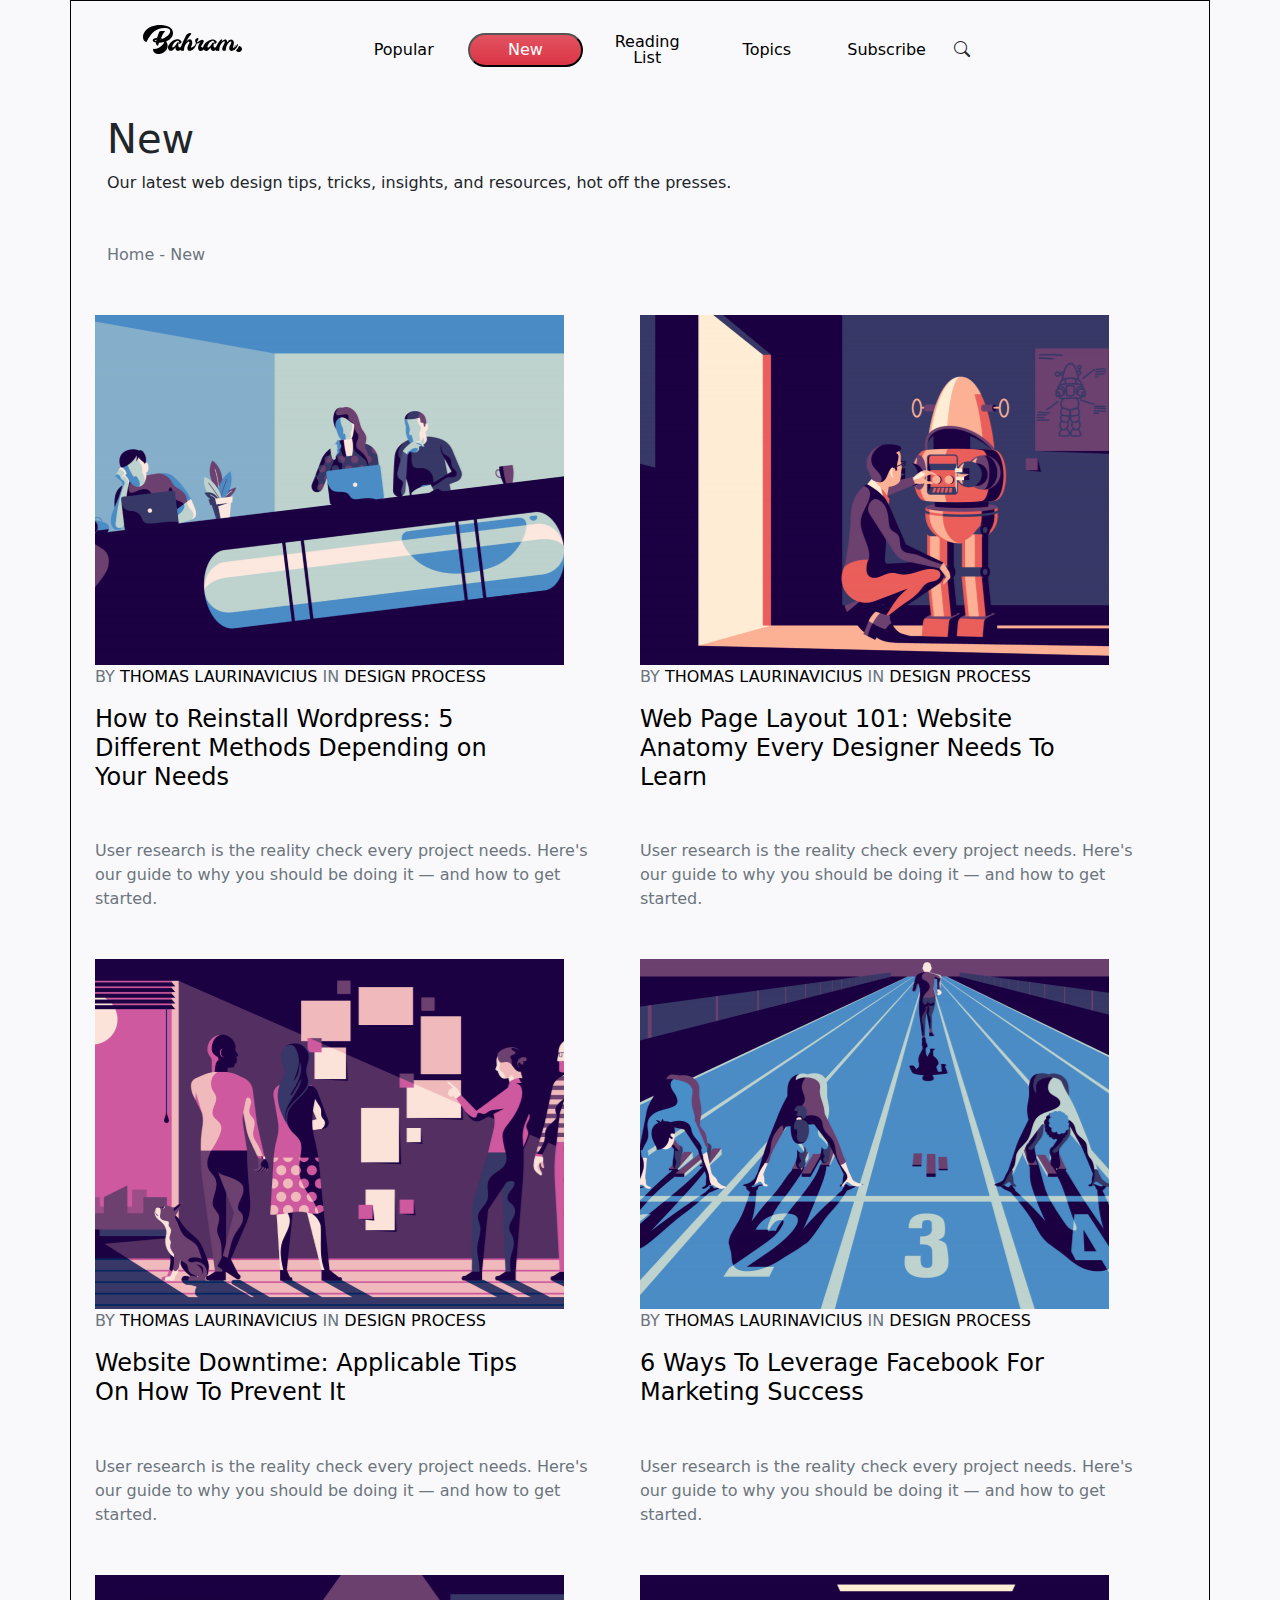
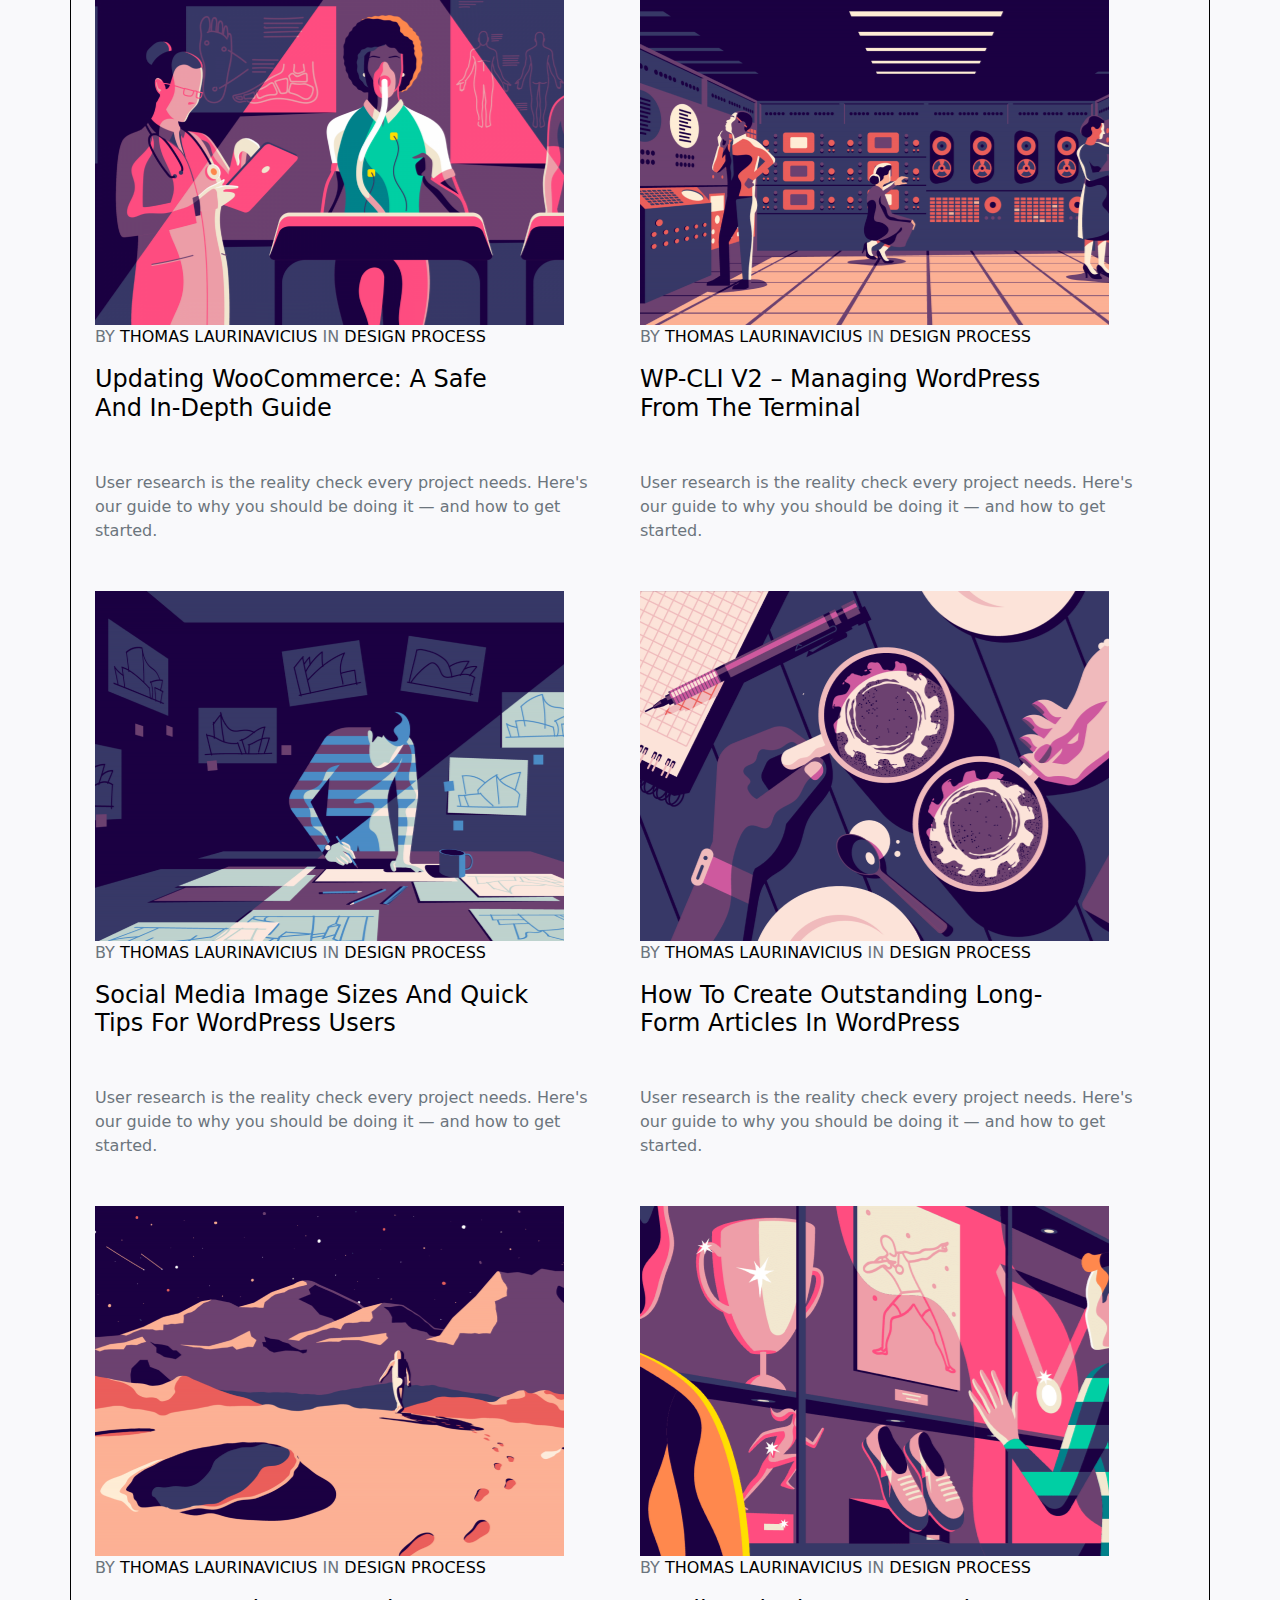
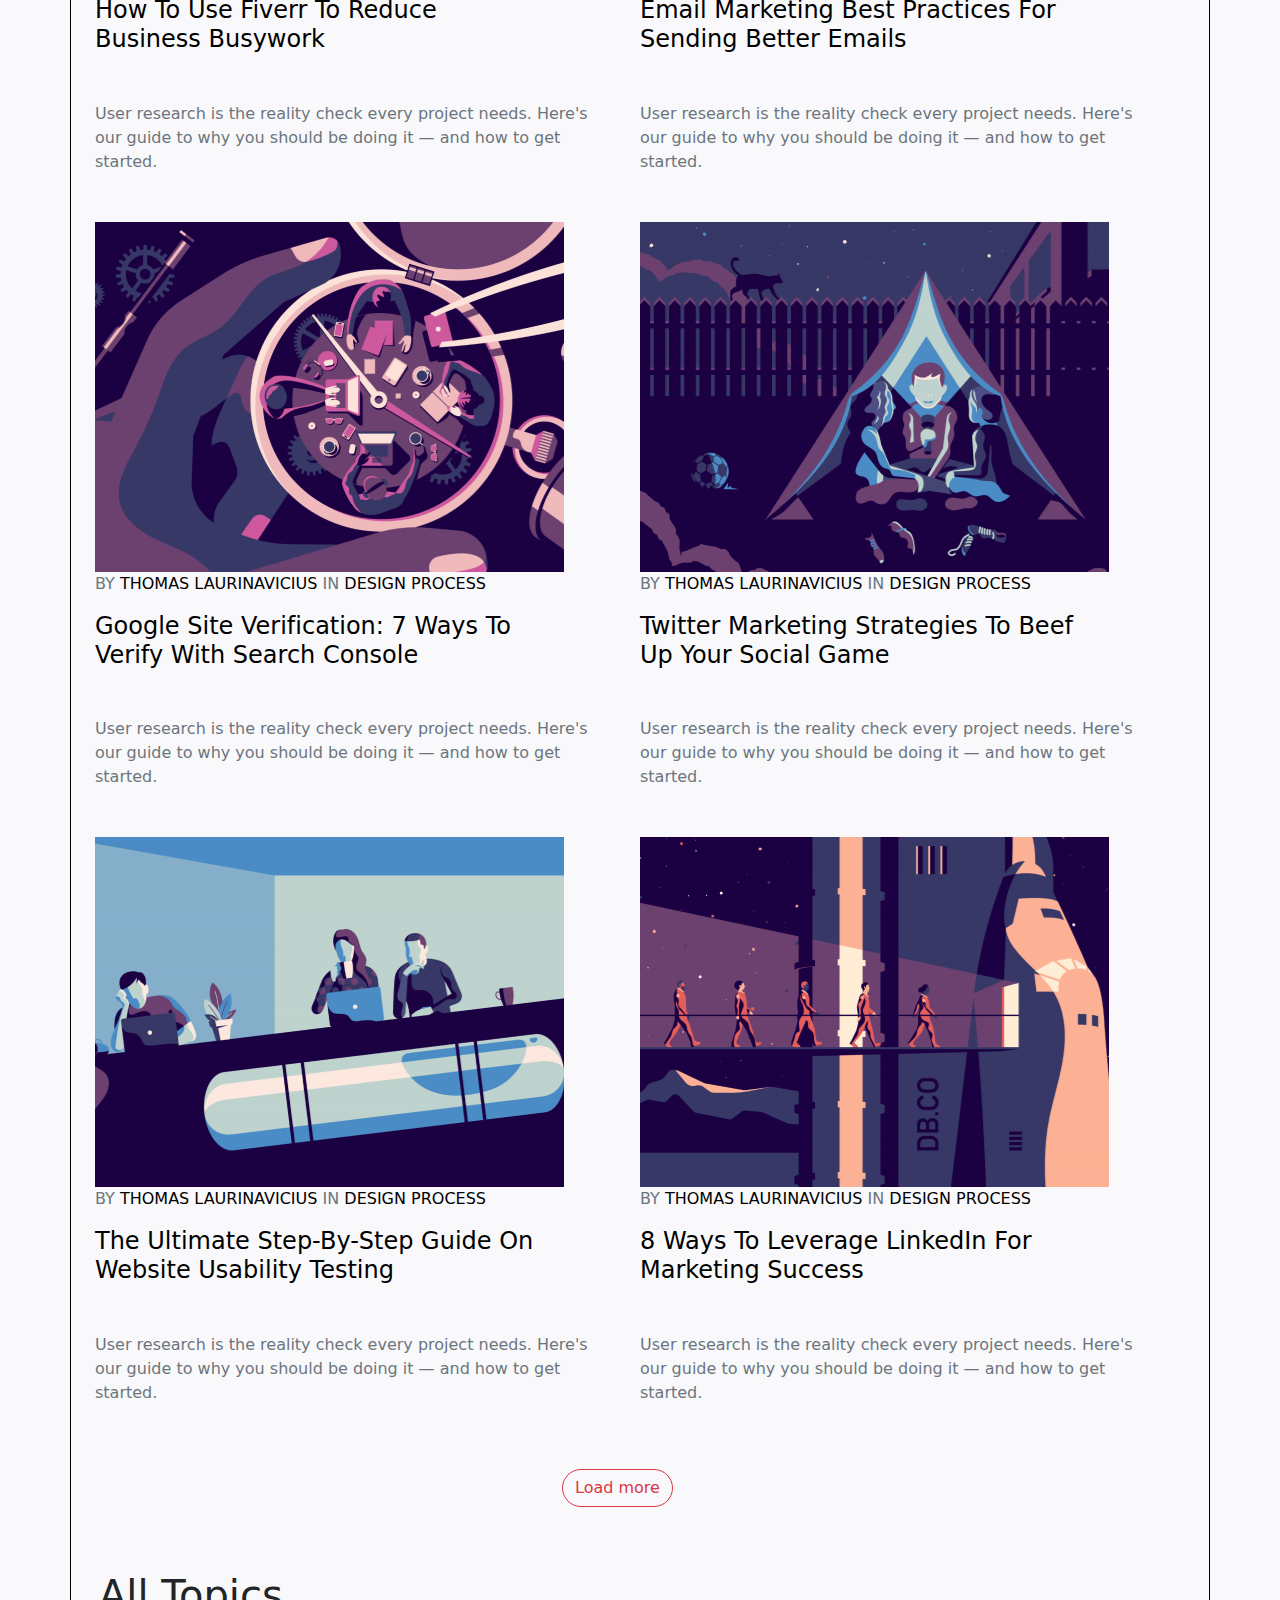
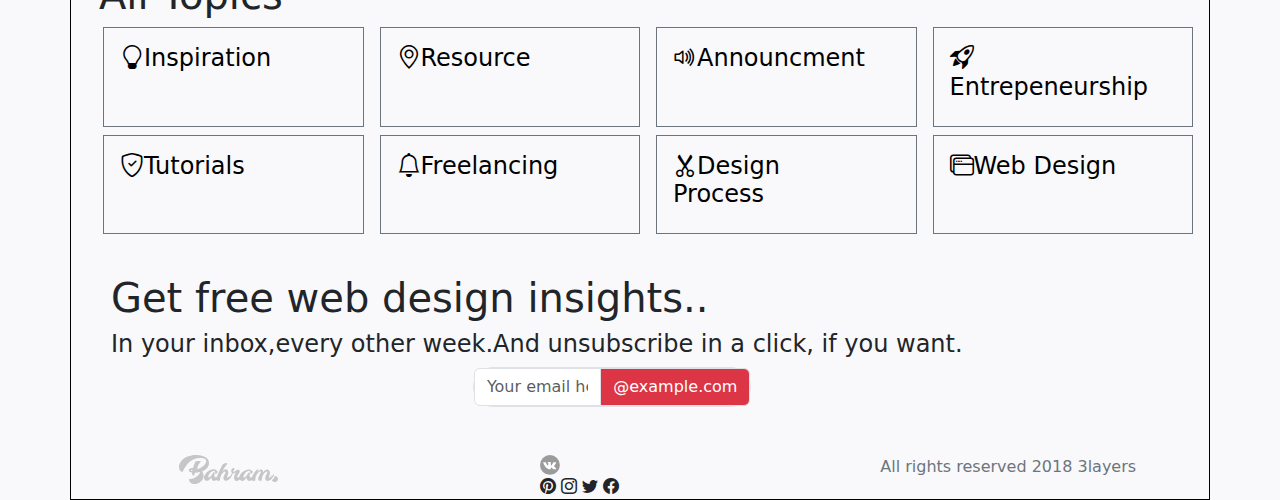
<file: index.html>
<!DOCTYPE html>
<html lang="es">

<head>
    <meta charset="UTF-8">
    <meta http-equiv="X-UA-Compatible" content="IE=edge">
    <meta name="viewport" content="width=device-width, initial-scale=1.0">
    <title>New</title>
    <!--Boostrap css-->
    <link rel="stylesheet" href="https://cdn.jsdelivr.net/npm/bootstrap@5.2.2/dist/css/bootstrap.min.css">
    <link rel="stylesheet" href="css/style.css">
</head>

<body>
    <!--Bosstrap javascript-->
    <script src="https://cdn.jsdelivr.net/npm/bootstrap@5.2.2/dist/js/bootstrap.bundle.min.js"></script>
    <div class="container border border-black">
        <!--Header-->
        <div>
            <header class="row ms-5 mt-4 w-75 header">
                <a href="index.html" class="w-25 h-25"><div class="imgbah" style="background-image:url('img/Bahram.svg');"></div>
                <button class="col-sm text-center mt-2 ms-2 bg-transparent border-0">
                    <a class="text-decoration-none text-black" href="popular.html"> Popular</a>
                </button>
                <button class="col-sm text-center mt-2 ms-2 bg-danger bg-gradient rounded-pill">
                    <a class="text-decoration-none text-white" href="index.html">New</a>
                </button>
                <button class="col-sm text-center mt-2 ms-2 bg-transparent border-0">
                    <a class="text-decoration-none text-black" href="list.html"> Reading List</a>
                </button>
                <button class="col-sm text-center mt-2 ms-2 bg-transparent border-0">
                    <a class="text-decoration-none text-black" href="topics.html"> Topics</a>
                </button>
                <button class="col-sm text-center mt-2 ms-2 bg-transparent border-0">
                    <a class="text-decoration-none text-black" href="subscribe.html"> Subscribe</a>
                </button>
                <i class="bi bi-search icon mt-3"></i>
            </header>
            <!--Final header-->
        
        <div class="ms-4 mt-5">
            <h1>New</h1>
            <p class="mt-2">Our latest web design tips, tricks, insights, and resources, hot off the presses.</p>
        </div>
        <div class="ms-4 mt-5 text-secondary">Home - New</div>
            <!--Articles-->        
        <div class="container">
            <div class="row w-100">
                <!--Columna 1-->
                <div class="col-sm">
                    <div class="mt-5">
                        <div class="img-article" style="background-image:url('img/img1.png');"></div>
                        <p class="text-black"><span class="text-secondary">BY</span> THOMAS LAURINAVICIUS <span
                                class="text-secondary">IN</span> DESIGN PROCESS</p>
                        <a class="postlink" href="post.html"><h4 class="mt-2 ">How to Reinstall Wordpress: 5 Different Methods Depending
                            on Your Needs</h4></a>
                        <p class="text-secondary mt-5">User research is the reality check every project needs.
                            Here's
                            our guide to why you should be doing it — and how to get started.</p>
                    </div>
                    <div class="mt-5">
                        <div class="img-article" style="background-image:url('img/img3.png');"></div>
                        <p class="text-black"><span class="text-secondary">BY</span> THOMAS LAURINAVICIUS <span
                                class="text-secondary">IN</span> DESIGN PROCESS</p>
                        <a class="postlink" href="post.html"><h4 class="mt-2 text-capitalize">Website Downtime: Applicable Tips on How to Prevent It</h4></a>
                        <p class="text-secondary mt-5">User research is the reality check every project needs.
                            Here's
                            our guide to why you should be doing it — and how to get started.</p>

                    </div>
                    <div class="mt-5">
                        <div class="img-article" style="background-image:url('img/img5.png');"></div>
                        <p class="text-black"><span class="text-secondary">BY</span> THOMAS LAURINAVICIUS <span
                                class="text-secondary">IN</span> DESIGN PROCESS</p>
                        <a class="postlink" href="post.html"><h4 class="mt-2 text-capitalize">Updating WooCommerce: A Safe and In-Depth Guide</h4></a>
                        <p class="text-secondary mt-5">User research is the reality check every project needs.
                            Here's
                            our guide to why you should be doing it — and how to get started.</p>

                    </div>
                    <div class="mt-5">
                        <div class="img-article" style="background-image:url('img/img7.png');"></div>
                        <p class="text-black"><span class="text-secondary">BY</span> THOMAS LAURINAVICIUS <span
                                class="text-secondary">IN</span> DESIGN PROCESS</p>
                        <a class="postlink" href="post.html"><h4 class="mt-2 text-capitalize">Social Media Image Sizes and Quick Tips for WordPress Users</h4></a>
                        <p class="text-secondary mt-5">User research is the reality check every project needs.
                            Here's
                            our guide to why you should be doing it — and how to get started.</p>

                    </div>
                    <div class="mt-5">
                        <div class="img-article" style="background-image:url('img/img9.png');"></div>
                        <p class="text-black"><span class="text-secondary">BY</span> THOMAS LAURINAVICIUS <span
                                class="text-secondary">IN</span> DESIGN PROCESS</p>
                        <a class="postlink" href="post.html"><h4 class="mt-2 text-capitalize">How to Use Fiverr to Reduce Business Busywork</h4></a>
                        <p class="text-secondary mt-5">User research is the reality check every project needs.
                            Here's
                            our guide to why you should be doing it — and how to get started.</p>

                    </div>
                    <div class="mt-5">
                        <div class="img-article" style="background-image:url('img/img11.png');"></div>
                        <p class="text-black"><span class="text-secondary">BY</span> THOMAS LAURINAVICIUS <span
                                class="text-secondary">IN</span> DESIGN PROCESS</p>
                        <a class="postlink" href="post.html"><h4 class="mt-2 text-capitalize">Google Site Verification: 7 Ways to Verify With Search Console</h4></a>
                        <p class="text-secondary mt-5">User research is the reality check every project needs.
                            Here's
                            our guide to why you should be doing it — and how to get started.</p>

                    </div>
                    <div class="mt-5">
                        <div class="img-article" style="background-image:url('img/img1.png');"></div>
                        <p class="text-black"><span class="text-secondary">BY</span> THOMAS LAURINAVICIUS <span
                                class="text-secondary">IN</span> DESIGN PROCESS</p>
                        <a class="postlink" href="post.html"><h4 class="mt-2 text-capitalize">The Ultimate Step-by-Step Guide on Website Usability Testing</h4></a>
                        <p class="text-secondary mt-5">User research is the reality check every project needs.
                            Here's
                            our guide to why you should be doing it — and how to get started.</p>

                    </div>
                </div>
                <!--Final Columna 1-->
                <!--Columna 2-->
                <div class="col-sm">
                    <div class="mt-5">
                        <div class="img-article" style="background-image:url('img/img2.png');"></div>
                        <p class="text-black"><span class="text-secondary">BY</span> THOMAS LAURINAVICIUS <span
                                class="text-secondary">IN</span> DESIGN PROCESS</p>
                            <a class="postlink" href="post.html"><h4 class="mt-2 text-capitalize">Web page layout 101: website anatomy every designer needs
                            to
                            learn</h4></a>
                        <p class="text-secondary mt-5">User research is the reality check every project needs.
                            Here's
                            our guide to why you should be doing it — and how to get started.</p>

                    </div>
                    <div class="mt-5">
                        <div class="img-article" style="background-image:url('img/img4.png');"></div>
                        <p class="text-black"><span class="text-secondary">BY</span> THOMAS LAURINAVICIUS <span
                                class="text-secondary">IN</span> DESIGN PROCESS</p>
                        <a class="postlink" href="post.html"><h4 class="mt-2 text-capitalize">6 Ways to Leverage Facebook for Marketing Success</h4></a>
                        <p class="text-secondary mt-5">User research is the reality check every project needs.
                            Here's
                            our guide to why you should be doing it — and how to get started.</p>

                    </div>
                    <div class="mt-5">
                        <div class="img-article" style="background-image:url('img/img6.png');"></div>
                        <p class="text-black"><span class="text-secondary">BY</span> THOMAS LAURINAVICIUS <span
                                class="text-secondary">IN</span> DESIGN PROCESS</p>
                        <a class="postlink" href="post.html"><h4 class="mt-2 text-capitalize">WP-CLI v2 – Managing WordPress From the Terminal</h4></a>
                        <p class="text-secondary mt-5">User research is the reality check every project needs.
                            Here's
                            our guide to why you should be doing it — and how to get started.</p>

                    </div>
                    <div class="mt-5">
                        <div class="img-article" style="background-image:url('img/img8.png');"></div>
                        <p class="text-black"><span class="text-secondary">BY</span> THOMAS LAURINAVICIUS <span
                                class="text-secondary">IN</span> DESIGN PROCESS</p>
                        <a class="postlink" href="post.html"><h4 class="mt-2 text-capitalize">How to Create Outstanding Long-Form Articles in WordPress</h4></a>
                        <p class="text-secondary mt-5">User research is the reality check every project needs.
                            Here's
                            our guide to why you should be doing it — and how to get started.</p>

                    </div>
                    <div class="mt-5">
                        <div class="img-article" style="background-image:url('img/img10.png');"></div>
                        <p class="text-black"><span class="text-secondary">BY</span> THOMAS LAURINAVICIUS <span
                                class="text-secondary">IN</span> DESIGN PROCESS</p>
                        <a class="postlink" href="post.html"><h4 class="mt-2 text-capitalize">Email Marketing Best Practices for Sending Better Emails</h4></a>
                        <p class="text-secondary mt-5">User research is the reality check every project needs.
                            Here's
                            our guide to why you should be doing it — and how to get started.</p>

                    </div>
                    <div class="mt-5">
                        <div class="img-article" style="background-image:url('img/img12.png');"></div>
                        <p class="text-black"><span class="text-secondary">BY</span> THOMAS LAURINAVICIUS <span
                                class="text-secondary">IN</span> DESIGN PROCESS</p>
                        <a class="postlink" href="post.html"><h4 class="mt-2 text-capitalize">Twitter Marketing Strategies to Beef up Your Social Game</h4></a>
                        <p class="text-secondary mt-5">User research is the reality check every project needs.
                            Here's
                            our guide to why you should be doing it — and how to get started.</p>

                    </div>
                    <div class="mt-5">
                        <div class="img-article" style="background-image:url('img/img14.png');"></div>
                        <p class="text-black"><span class="text-secondary">BY</span> THOMAS LAURINAVICIUS <span
                                class="text-secondary">IN</span> DESIGN PROCESS</p>
                        <a class="postlink" href="post.html"><h4 class="mt-2 text-capitalize">8 Ways To Leverage LinkedIn for Marketing Success</h4></a>
                        <p class="text-secondary mt-5">User research is the reality check every project needs.
                            Here's
                            our guide to why you should be doing it — and how to get started.</p>

                    </div>
                    
                </div>
                <!--Final Columna 1-->
            </div>
        </div>
            <!--Final articles-->
        <button class="text-center btn btn-outline-danger mt-5 bg-transparent rounded-pill loadmore">
            <a class="text-decoration-none text-danger">Load more</a>
            </button>
            <div class="container mt-5 p-3">
                <h1>All Topics</h1>
                <div class="row">
                    <div class="p-3 ms-3 col border border-secondary w-25">
                        <a href="" class="text-decoration-none text-black"><h4><i class="bi bi-lightbulb"></i>Inspiration</h4></a>
                    </div>
                    <div class="p-3 ms-3 col border border-secondary w-25">
                        <a href="" class="text-decoration-none text-black"><h4><i class="bi bi-geo-alt"></i>Resource</h4></a>
                    </div>
                    <div class="p-3 ms-3 col border border-secondary w-25">
                        <a href="" class="text-decoration-none text-black"><h4><i class="bi bi-volume-up"></i>Announcment</h4></a>
                    </div>
                    <div class="p-3 ms-3 col border border-secondary w-25">
                        <a href="" class="text-decoration-none text-black"><h4><i class="bi bi-rocket-takeoff"></i>Entrepeneurship</h4></a>
                    </div>
                </div>
                <div class="row">
                    <div class="p-3 ms-3 mt-2 col border border-secondary w-25">
                        <a href="" class="text-decoration-none text-black"><h4><i class="bi bi-shield-check"></i>Tutorials</h4></a>
                    </div>
                    <div class="p-3 ms-3 mt-2 col border border-secondary w-25">
                        <a href="" class="text-decoration-none text-black"><h4><i class="bi bi-bell"></i>Freelancing</h4></a>
                    </div>
                    <div class="p-3 ms-3 mt-2 col border border-secondary w-25">
                        <a href="" class="text-decoration-none text-black"><h4><i class="bi bi-scissors"></i>Design Process</h4></a>
                    </div>
                    <div class="p-3 ms-3 mt-2 col border border-secondary w-25">
                        <a href="" class="text-decoration-none text-black"><h4><i class="bi bi-window-stack"></i>Web Design</h4></a>
                    </div>
                </div>
            </div>
            <div class="container mt-4 ms-3">
                <h1>Get free web design insights..</h1>
                <h4>In your inbox,every other week.And unsubscribe in a click, if you want.</h4>
            </div>
            <div class="input-group mb-3 w-25 subscribe border rounded-pill">
                <input type="text" class="form-control" placeholder="Your email here" aria-label="Recipient's username" aria-describedby="basic-addon2">
                <span class="input-group-text bg-danger text-white" id="basic-addon2">@example.com</span>
              </div>
                <!--Footer-->
            <footer class="row mt-5 ms-5">
                <div class="imgbah ms-5 col" style="background-image:url('img/Bahram2.svg');"></div>
                <div class="ms-2 col">
                    <div class="vkicon" style="background-image:url(img/Vk.svg)"></div>
                    <i class="bi bi-pinterest"></i>
                    <i class="bi bi-instagram"></i>
                    <i class="bi bi-twitter"></i>
                    <i class="bi bi-facebook"></i>
                </div>
                <div class="col text-secondary">All rights reserved 2018 3layers</div>
            </footer>
            <!--Final footer-->
    </div>
</body>

</html>
</file>
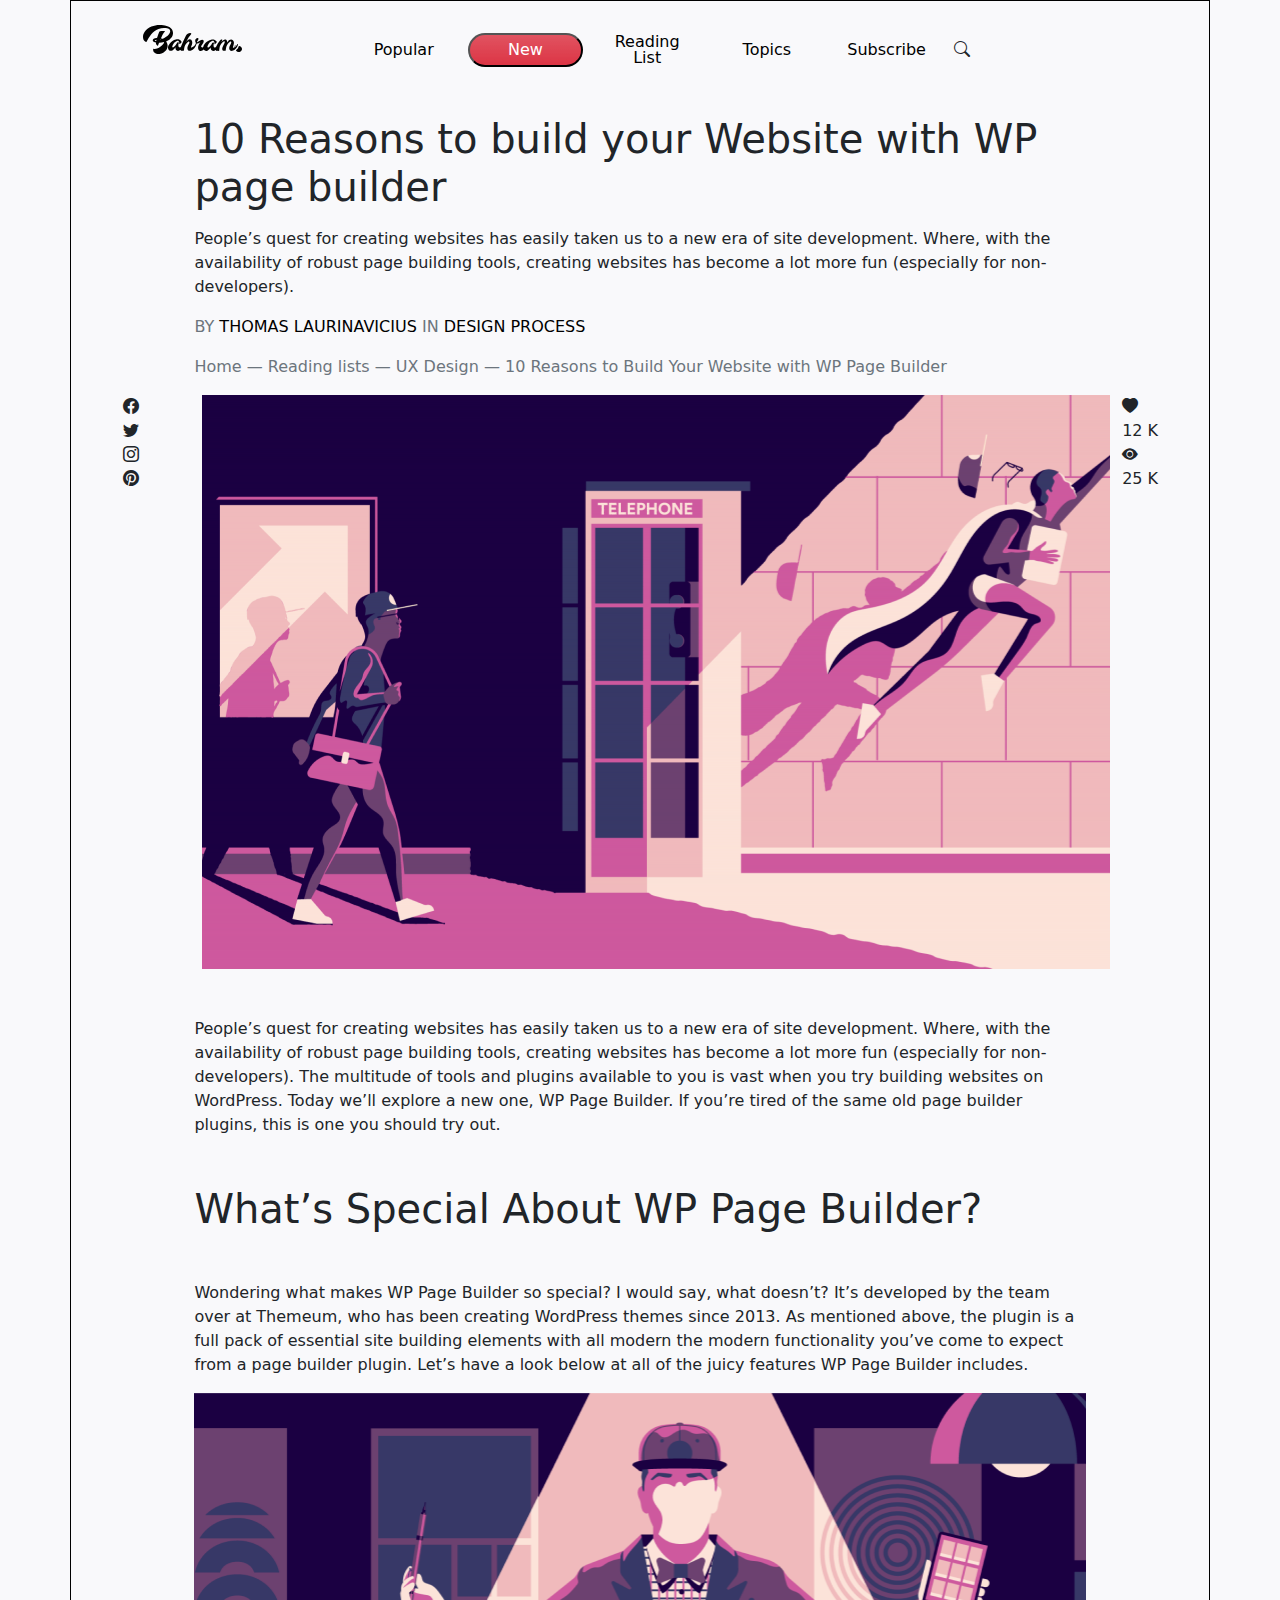
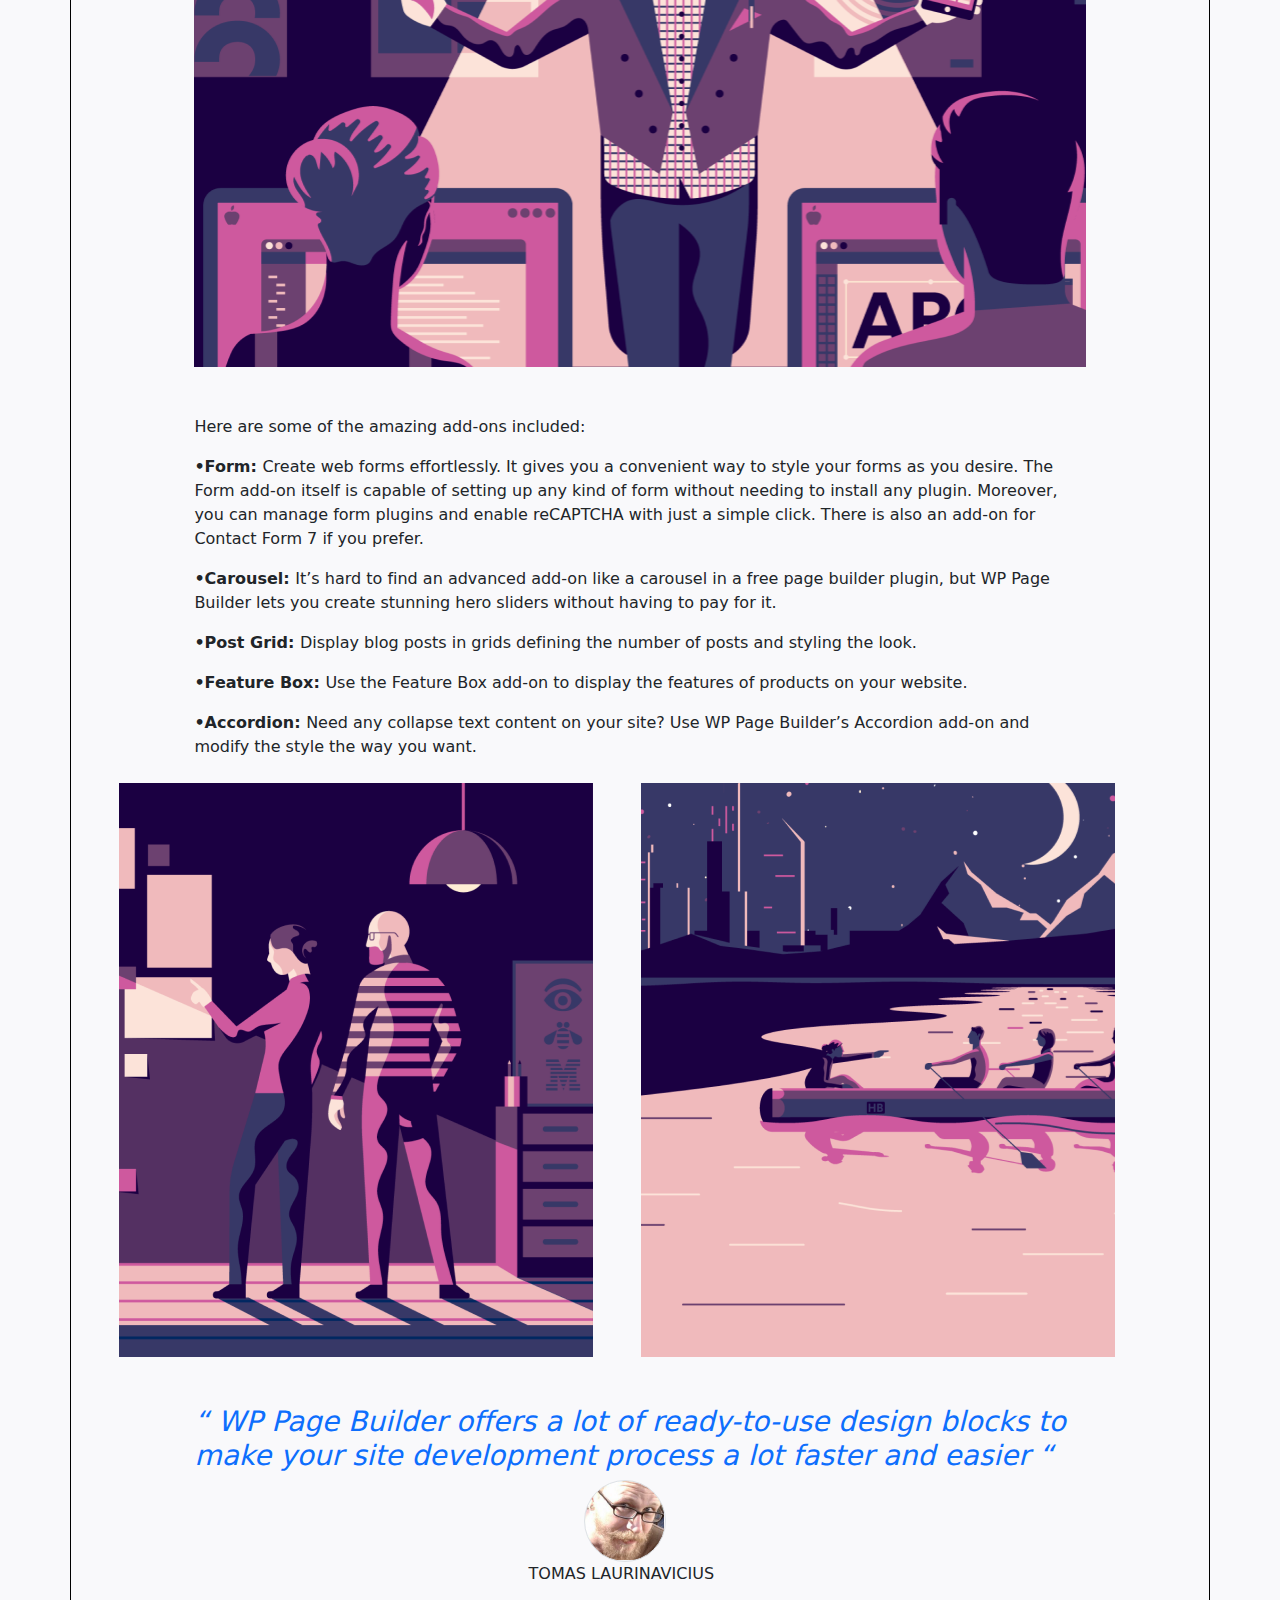
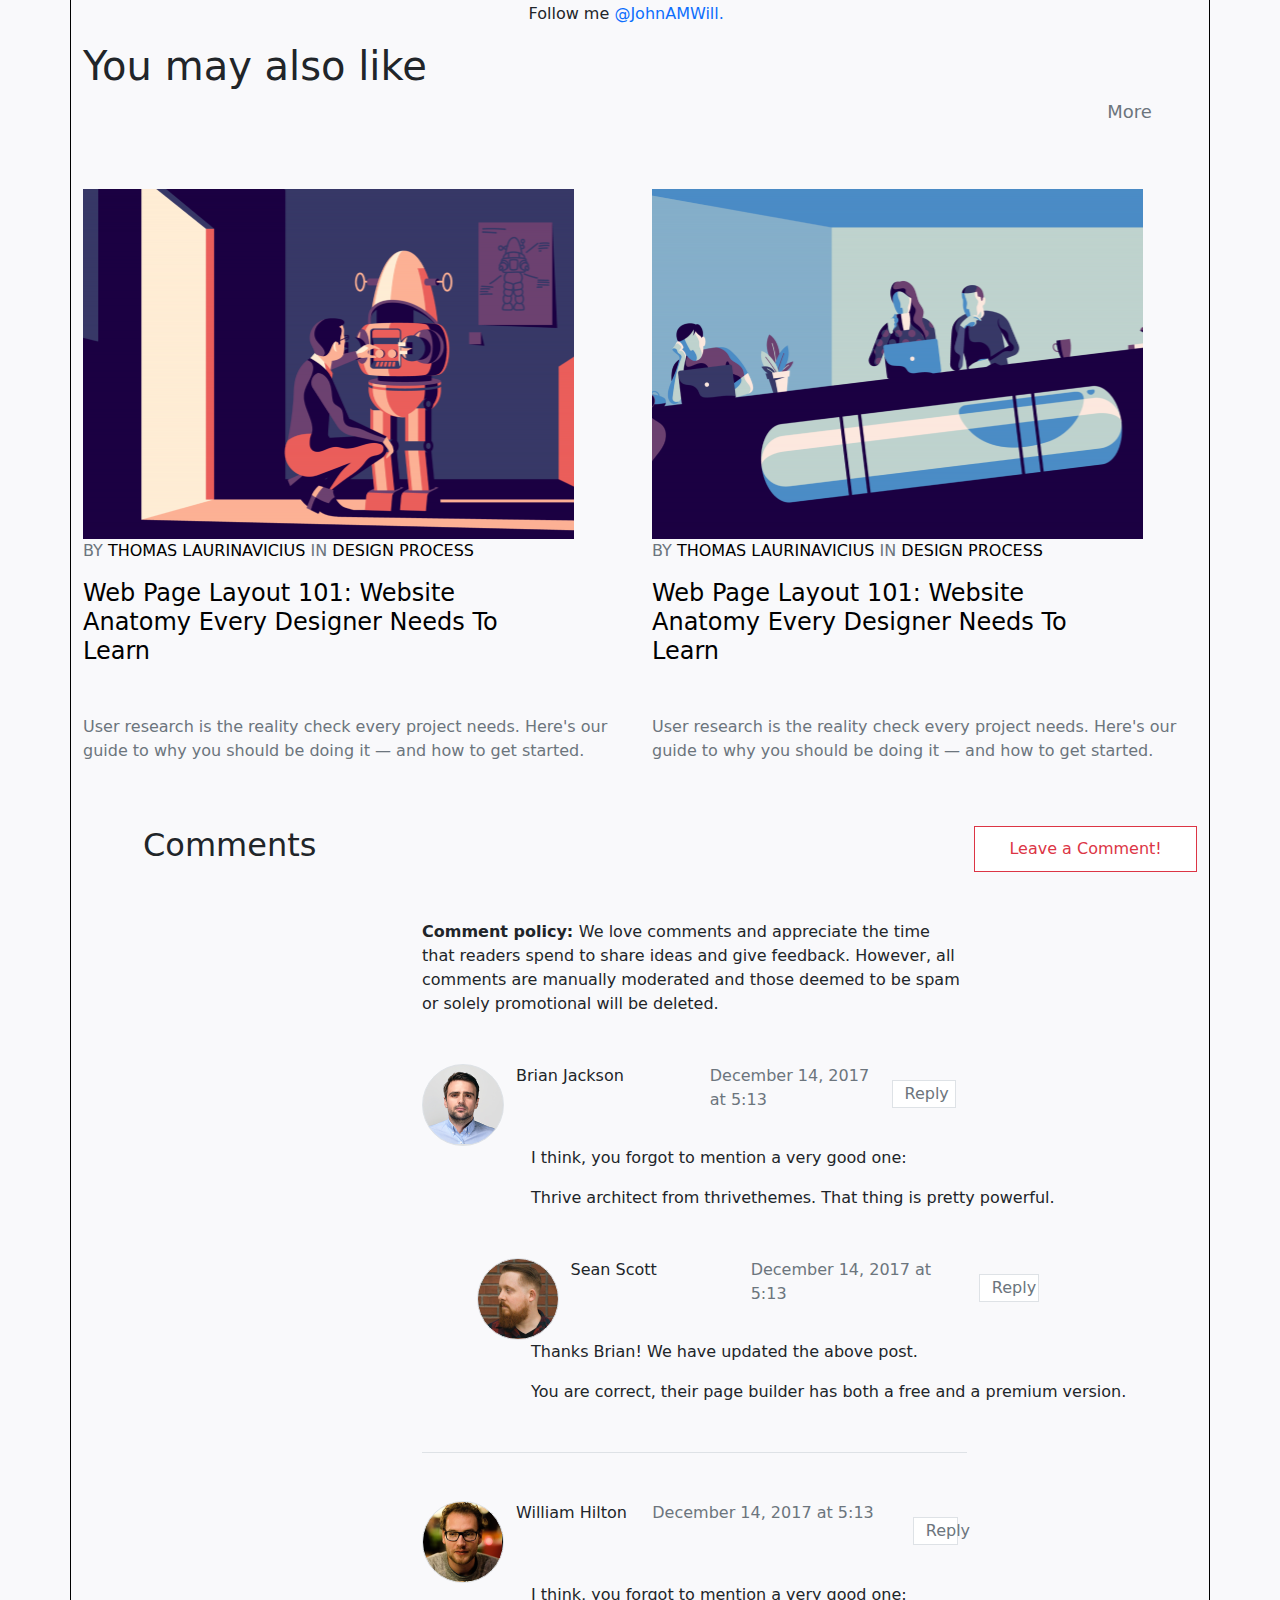
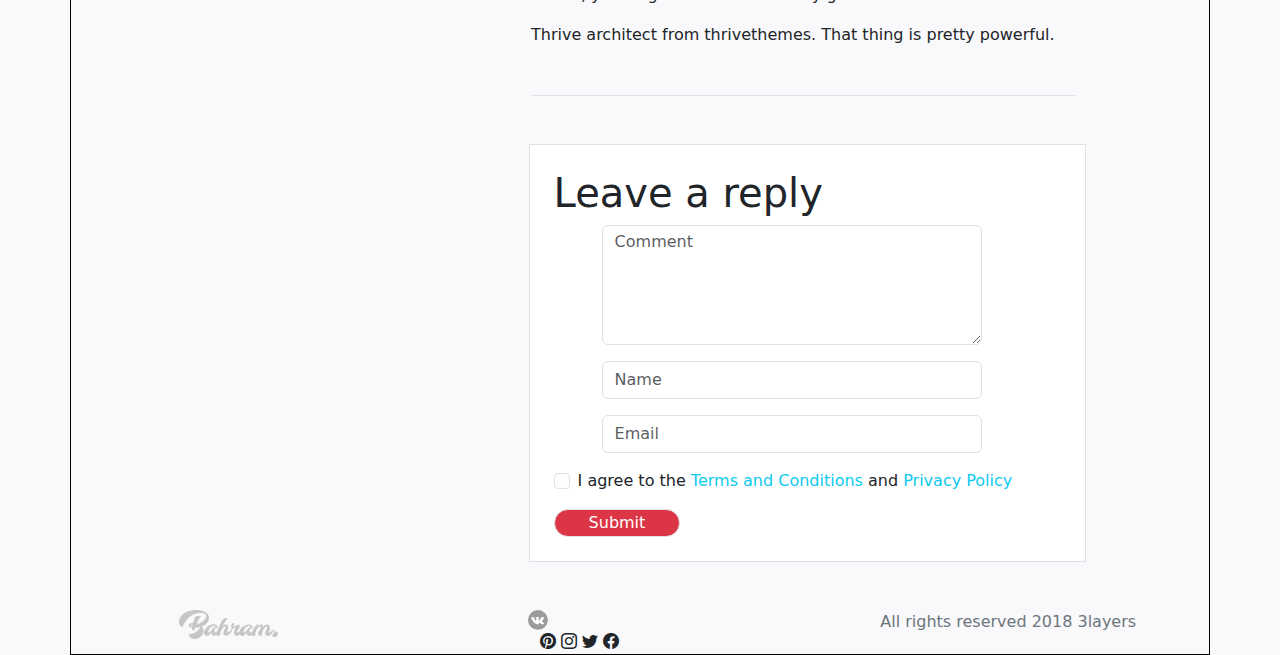
<file: post.html>
<!DOCTYPE html>
<html lang="es">

<head>
    <meta charset="UTF-8">
    <meta http-equiv="X-UA-Compatible" content="IE=edge">
    <meta name="viewport" content="width=device-width, initial-scale=1.0">
    <title>Post</title>
    <!--Boostrap css-->
    <link rel="stylesheet" href="https://cdn.jsdelivr.net/npm/bootstrap@5.2.2/dist/css/bootstrap.min.css">
    <link rel="stylesheet" href="css/style.css">
</head>

<body>
    <!--Bosstrap javascript-->
    <script src="https://cdn.jsdelivr.net/npm/bootstrap@5.2.2/dist/js/bootstrap.bundle.min.js"></script>
    <div class="container border border-black">
        <!--Header-->
        <div>
            <header class="row ms-5 mt-4 w-75 header">
                <a href="index.html" class="w-25 h-25">
                    <div class="imgbah" style="background-image:url('img/Bahram.svg');"></div>
                    <button class="col-sm text-center mt-2 ms-2 bg-transparent border-0">
                        <a class="text-decoration-none text-black" href="popular.html"> Popular</a>
                    </button>
                    <button class="col-sm text-center mt-2 ms-2 bg-danger bg-gradient rounded-pill">
                        <a class="text-decoration-none text-white" href="index.html">New</a>
                    </button>
                    <button class="col-sm text-center mt-2 ms-2 bg-transparent border-0">
                        <a class="text-decoration-none text-black" href="list.html"> Reading List</a>
                    </button>
                    <button class="col-sm text-center mt-2 ms-2 bg-transparent border-0">
                        <a class="text-decoration-none text-black" href="topics.html"> Topics</a>
                    </button>
                    <button class="col-sm text-center mt-2 ms-2 bg-transparent border-0">
                        <a class="text-decoration-none text-black" href="subscribe.html"> Subscribe</a>
                    </button>
                    <i class="bi bi-search icon mt-3"></i>
            </header>
            <!--Final header-->
        </div>
        <div class="mt-5 centerp">
            <h1>10 Reasons to build your Website with WP page builder</h1>
            <p class="mt-3">People’s quest for creating websites has easily taken us to a new era of site development.
                Where, with the availability of robust page building tools, creating websites has become a lot more fun
                (especially for non-developers).</p>
            <p class="text-black"><span class="text-secondary">BY</span> THOMAS LAURINAVICIUS <span
                    class="text-secondary">IN</span> DESIGN PROCESS</p>
            <p class="text-secondary">Home — Reading lists — UX Design — 10 Reasons to Build Your Website with WP Page
                Builder</p>
        </div>
        <div class="container row ms-3">
            <div class="col-1">
                <div class="row">
                    <i class="bi bi-facebook"></i>
                    <i class="bi bi-twitter"></i>
                    <i class="bi bi-instagram"></i>
                    <i class="bi bi-pinterest"></i>
                </div>
            </div>
            <div class="imgpost col" style="background-image:url('img/imgpost1.png');"></div>
            <div class="col-1">
                <div class="row">
                    <i fill="red" class="bi bi-heart-fill"></i>
                    <div>12 K</div>
                    <i class="bi bi-eye-fill"></i>
                    <div>25 K</div>
                </div>
            </div>
        </div>
        <div>
            <p class="centerp mt-5">People’s quest for creating websites has easily taken us to a new era of site
                development. Where, with the availability of robust page building tools, creating websites has become a
                lot more fun (especially for non-developers). The multitude of tools and plugins available to you is
                vast when you try building websites on WordPress. Today we’ll explore a new one, WP Page Builder. If
                you’re tired of the same old page builder plugins, this is one you should try out.</p>
            <h1 class="centerp mt-5">What’s Special About WP Page Builder?</h1>
            <p class="centerp mt-5">Wondering what makes WP Page Builder so special? I would say, what doesn’t? It’s
                developed by the team over at Themeum, who has been creating WordPress themes since 2013. As mentioned
                above, the plugin is a full pack of essential site building elements with all modern the modern
                functionality you’ve come to expect from a page builder plugin. Let’s have a look below at all of the
                juicy features WP Page Builder includes.</p>
            <div class="imgpost2" style="background-image:url('img/imgpost2.png');"></div>
            <div class="centerp mt-5">
                <p>Here are some of the amazing add-ons included:</p>
                <p><span class="fw-bold">•Form: </span>Create web forms effortlessly. It gives you a convenient way to
                    style your forms as you desire. The Form add-on itself is capable of setting up any kind of form
                    without needing to install any plugin. Moreover, you can manage form plugins and enable reCAPTCHA
                    with just a simple click. There is also an add-on for Contact Form 7 if you prefer.</p>
                <p><span class="fw-bold">•Carousel: </span>It’s hard to find an advanced add-on like a carousel in a
                    free page builder plugin, but WP Page Builder lets you create stunning hero sliders without having
                    to pay for it.</p>
                <p><span class="fw-bold">•Post Grid: </span>Display blog posts in grids defining the number of posts and
                    styling the look.</p>
                <p><span class="fw-bold">•Feature Box: </span>Use the Feature Box add-on to display the features of
                    products on your website.</p>
                <p><span class="fw-bold">•Accordion: </span>Need any collapse text content on your site? Use WP Page
                    Builder’s Accordion add-on and modify the style
                    the way you want.</p>
            </div>
        </div>
        <div class="row mt-4">
            <div class="col-5 imgpost3 ms-5" style="background-image:url('img/imgpost3.png');"></div>
            <div class="col-5 imgpost3 ms-5" style="background-image:url('img/imgpost4.png');"></div>
        </div>
        <h3 class="centerp mt-5 text-primary fst-italic">“ WP Page Builder offers a lot of ready-to-use design blocks to
            make your site development process a lot faster and easier “</h3>
        <div>
            <div class="tomas border rounded-pill" style="background-image:url('img/TOMAS.png');"></div>
            <p class="centerw">TOMAS LAURINAVICIUS</p>
            <p class="centerw">Follow me <span class="text-primary linktag">@JohnAMWill.</span></p>
        </div>
        <div class="row">
            <h1 class="col-5">You may also like</h1>
            <p class="col text-secondary morer">More</p>
        </div>
        <div class="row">
            <div class="mt-5 col">
                <div class="img-article" style="background-image:url('img/img2.png');"></div>
                <p class="text-black"><span class="text-secondary">BY</span> THOMAS LAURINAVICIUS <span
                        class="text-secondary">IN</span> DESIGN PROCESS</p>
                <a class="postlink" href="post.html">
                    <h4 class="mt-2 text-capitalize">Web page layout 101: website anatomy every designer needs
                        to
                        learn</h4>
                </a>
                <p class="text-secondary mt-5">User research is the reality check every project needs.
                    Here's
                    our guide to why you should be doing it — and how to get started.</p>
            </div>
            <div class="mt-5 col">
                <div class="img-article" style="background-image:url('img/img1.png');"></div>
                <p class="text-black"><span class="text-secondary">BY</span> THOMAS LAURINAVICIUS <span
                        class="text-secondary">IN</span> DESIGN PROCESS</p>
                <a class="postlink" href="post.html">
                    <h4 class="mt-2 text-capitalize">Web page layout 101: website anatomy every designer needs
                        to
                        learn</h4>
                </a>
                <p class="text-secondary mt-5">User research is the reality check every project needs.
                    Here's
                    our guide to why you should be doing it — and how to get started.</p>
            </div>
        </div>
        <!--Comentaris-->
        <div class="container mt-5">
            <div class="row">
                <h2 class="col ms-5">Comments</h2>
                <button class="col-3 bg-white text-danger lak border border-danger">Leave a Comment!</button>
            </div>
            <p class="mt-5 centerc"><span class="fw-bold">Comment policy: </span>We love comments and appreciate the
                time that readers spend to share ideas and give feedback. However, all comments are manually moderated
                and those deemed to be spam or solely promotional will be deleted.</p>
            <div class="comenthead row mt-5">
                <div class="brian col-1 border rounded-pill" style="background-image:url('img/Brian.png')"></div>
                <p class="col-1 w-25">Brian Jackson</p>
                <p class="col-1 w-25 text-secondary">December 14, 2017 at 5:13</p>
                <button class="col-1 text-secondary border bg-white replybtn mt-3">Reply</button>
            </div>
            <p class="comment">I think, you forgot to mention a very good one:
            <p class="comment">Thrive architect from thrivethemes. That thing is pretty powerful.</p>
            </p>
            <div class="mt-5 reply row">
                <div class="brian col-1 border rounded-pill" style="background-image:url('img/Sean.png')"></div>
                <p class="col-1 w-25">Sean Scott</p>
                <p class="col-4 text-secondary">December 14, 2017 at 5:13</p>
                <button class="col-1 text-secondary border bg-white replybtn mt-3">Reply</button>
            </div>
            <p class="comment">Thanks Brian! We have updated the above post.
            <p class="comment">You are correct, their page builder has both a free and a premium version.</p>
            </p>
            <div class="comenthead row pt-5 mt-5 w-50 border-top">
                <div class="brian col-1 border rounded-pill" style="background-image:url('img/William.png')"></div>
                <p class="col-1 w-25">William Hilton</p>
                <p class="col-1 w-50 text-secondary">December 14, 2017 at 5:13</p>
                <button class="col-1 text-secondary border bg-white replybtn mt-3">Reply</button>
            </div>
            <p class="comment">I think, you forgot to mention a very good one:
            <p class="border-bottom pb-5 comment w-50">Thrive architect from thrivethemes. That thing is pretty powerful.</p>
            </p>
        </div>
        <!--Leave a reply-->
        <div class="p-4 container centerw mt-5 bg-white w-50 border">
            <h1 class="">Leave a reply</h1>
            <form>
                <div class="mb-3">
                  <textarea class="ms-5 form-control w-75 cmnt" cols="30" rows="10" placeholder="Comment"></textarea>
                </div>
                <div class="mb-3">
                  <input type="Text" class="ms-5 form-control w-75" placeholder="Name">
                </div>
                <div class="mb-3">
                  <input type="email" class="ms-5 form-control w-75" placeholder="Email">
                </div>
                <div class="mb-3 form-check">
                    <input type="checkbox" class="form-check-input" id="exampleCheck1">
                    <label class="form-check-label" for="exampleCheck1">I agree to the <span class="text-info">Terms and Conditions</span> and <span class="text-info">Privacy Policy</span></label>
                  </div>
                <button class="border rounded-pill bg-danger text-white w-25">Submit</button>
                </form>
              
        </div>
        <!--Footer-->
        <footer class="row mt-5 ms-5">
            <div class="imgbah ms-5 col" style="background-image:url('img/Bahram2.svg');"></div>
            <div class="ms-2 col">
                <div class="vkicon row" style="background-image:url(img/Vk.svg)"></div>
                <i class="sbi bi-pinterest"></i>
                <i class="bi bi-instagram"></i>
                <i class="bi bi-twitter"></i>
                <i class="bi bi-facebook"></i>
            </div>
            <div class="col text-secondary">All rights reserved 2018 3layers</div>
        </footer>
        <!--Final footer-->

    </div>
</body>

</html>
</file>
<file: css/style.css>
@import url("https://cdn.jsdelivr.net/npm/bootstrap-icons@1.10.2/font/bootstrap-icons.css");
.header{
    line-height: 100%;
}
body{
    background-color: #F9F9FB;
}
.vkicon{
    height:20px;
    width:20px;
    background-repeat:no-repeat;
}
.subscribe{
    margin-left:35%;
}

.icon{
    width:5px;
    height:5px;
}
.loadmore{
    margin-left:43%;
}
.img-article{
    width:90%;
    height: 350px;
    background-repeat: no-repeat;
}

.imgbah{
    height: 40px;
    background-repeat: no-repeat;
}
.cmnt{
    height:120px;
    line-height:20px;
}

h4{
    width:85%;
    height:15%;
}

.imgpost{
    width:80%;
    height:574px;
}
.imgpost2{
    margin-left:10%;
    height:574px;
    width:80%
}
.imgpost3{
    height:574px;
}
.postlink{
    text-decoration: none;
    color:black;
}

.postlink:hover{
    color:rgb(0, 140, 255)
}

.centerp{
    margin-left:10%;
    width:80%;
}
.centerw{
    margin-left:40%;
    width:80%;
}

.centerc{
    margin-left:30%;
    width:50%;
}

.tomas{
    margin-left:45%;
    height:82px;
    width:82px;
    background-repeat:no-repeat;
}

.brian{
    height:82px;
    width:82px;
}
.comenthead{
    margin-left:30%;
}
.comment{
    margin-left:40%;
}
.reply{
    margin-left:35%;
}

.replybtn{
    height:20%;
}

.linktag:hover{
    text-decoration:underline;
}

.morer{
    margin-left:90%;
    font-size:large;
}

.lak{
    width:20%;
}
</file>
